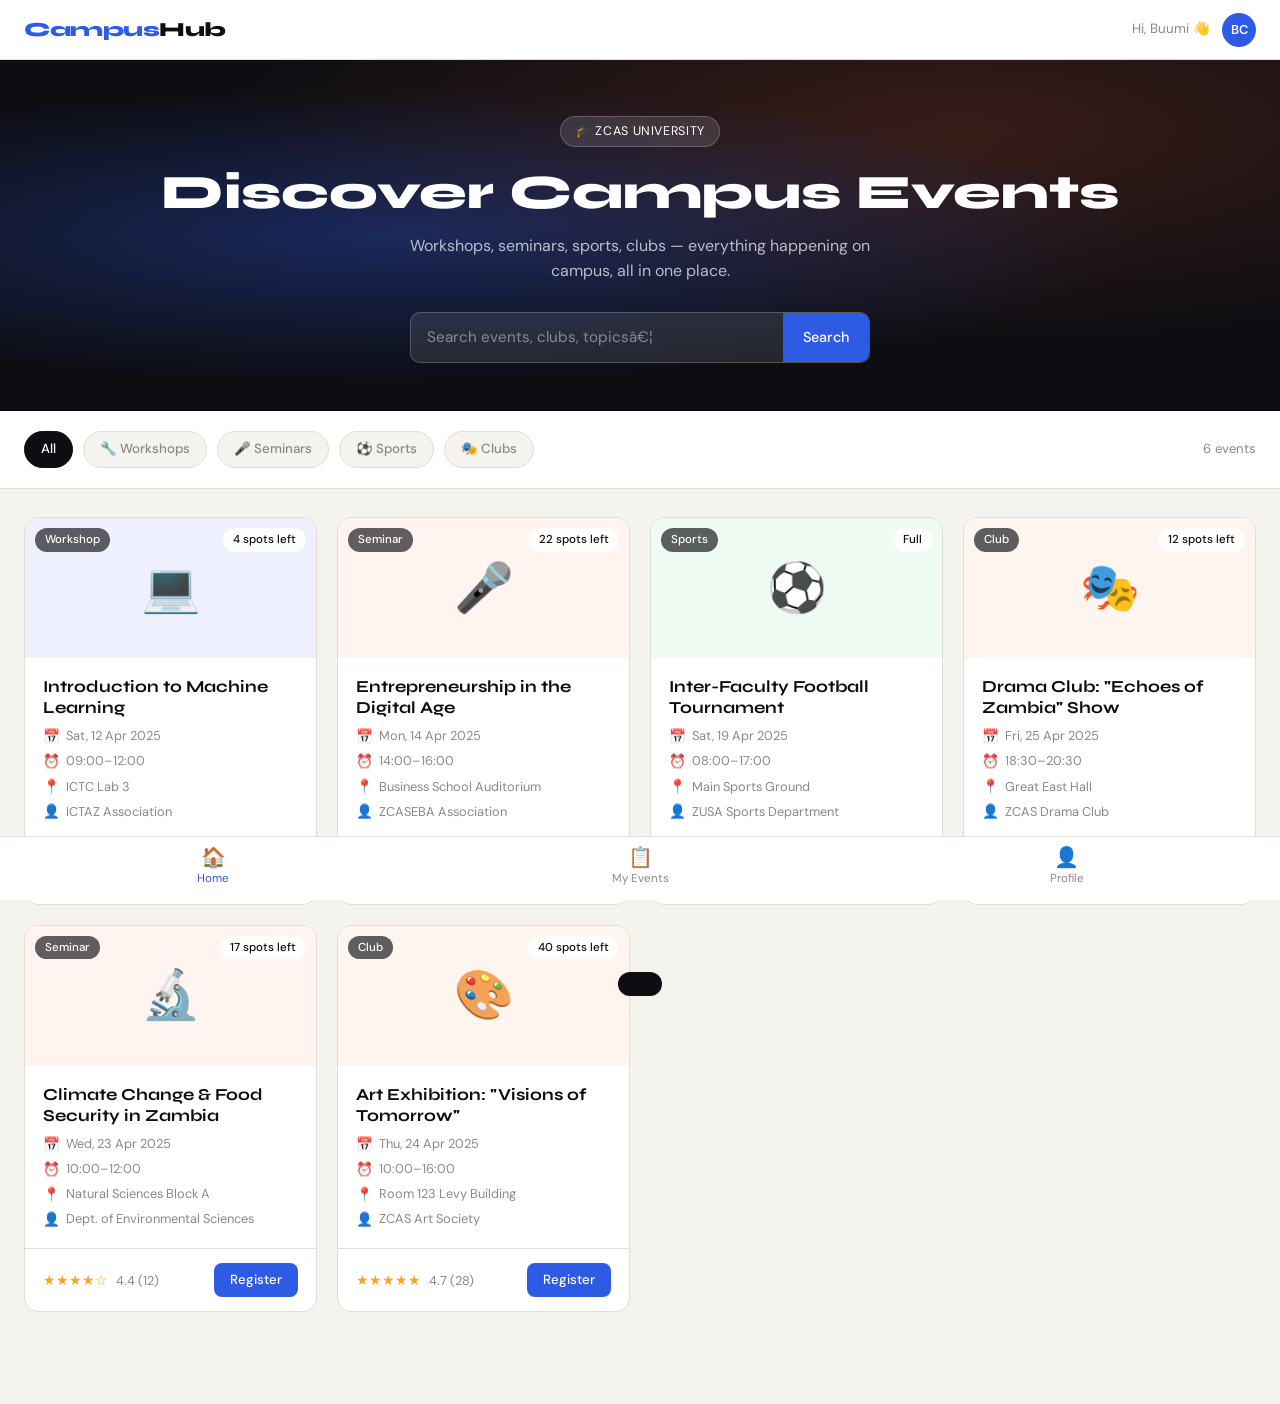
<file: campus_event_system.html>
<!DOCTYPE html>
<html lang="en">
<head>
<meta charset="UTF-8">
<meta name="viewport" content="width=device-width, initial-scale=1.0">
<title>CampusHub — Event Management System</title>
<link href="https://fonts.googleapis.com/css2?family=Syne:wght@400;600;700;800&family=DM+Sans:ital,wght@0,300;0,400;0,500;1,300&display=swap" rel="stylesheet">
<link rel="stylesheet" href="styles.css">
</head>
<body>

<!--  -->
<div class="screen active" id="screen-home">
  <nav>
    <div class="logo">Campus<span>Hub</span></div>
    <div class="nav-right">
      <span style="font-size:.84rem;color:var(--muted)">Hi, Buumi 👋</span>
      <div class="avatar" title="Profile">BC</div>
    </div>
  </nav>

  <div class="hero">
    <div class="hero-content">
      <div class="hero-tag">🎓 ZCAS UNIVERSITY </div>
      <h1>Discover Campus Events</h1>
      <p>Workshops, seminars, sports, clubs — everything happening on campus, all in one place.</p>
      <div class="hero-search">
        <input type="text" id="search-input" placeholder="Search events, clubs, topicsâ€¦" oninput="filterEvents()">
        <button onclick="filterEvents()">Search</button>
      </div>
    </div>
  </div>

  <div class="filters" id="filters">
    <button class="filter-btn active" onclick="setFilter('all', this)">All</button>
    <button class="filter-btn" onclick="setFilter('workshop', this)">🔧 Workshops</button>
    <button class="filter-btn" onclick="setFilter('seminar', this)">🎤 Seminars</button>
    <button class="filter-btn" onclick="setFilter('sports', this)">⚽ Sports</button>
    <button class="filter-btn" onclick="setFilter('club', this)">🎭 Clubs</button>
    <span class="filter-count" id="event-count"></span>
  </div>

  <div class="events-grid" id="events-grid"></div>

  <div class="bottom-nav">
    <button class="bnav-item active" onclick="goHome()">
      <span class="bnav-icon">🏠</span><span>Home</span>
    </button>
    <button class="bnav-item" onclick="goMyEvents()">
      <span class="bnav-icon">📋</span><span>My Events</span>
    </button>
    <button class="bnav-item" onclick="showToast('Profile feature coming soon!')">
      <span class="bnav-icon">👤</span><span>Profile</span>
    </button>
  </div>
</div>

<!--  -->
<div class="screen" id="screen-my">
  <nav>
    <div class="logo">Campus<span>Hub</span></div>
    <div class="nav-right">
      <div class="avatar">BC</div>
    </div>
  </nav>

  <div class="screen-header">
    <h2>My Events</h2>
    <p>Events you've registered for</p>
  </div>

  <div class="my-events-list" id="my-events-list">
    <div class="empty-state" id="my-empty">
      <div class="emoji">📭</div>
      <p>No registered events yet.<br>Browse events and sign up!</p>
      <button class="nav-btn" style="margin-top:16px" onclick="goHome()">Explore Events</button>
    </div>
  </div>

  <div class="bottom-nav">
    <button class="bnav-item" onclick="goHome()">
      <span class="bnav-icon">🏠</span><span>Home</span>
    </button>
    <button class="bnav-item active" onclick="goMyEvents()">
      <span class="bnav-icon">📋</span><span>My Events</span>
    </button>
    <button class="bnav-item" onclick="showToast('Profile feature coming soon!')">
      <span class="bnav-icon">👤</span><span>Profile</span>
    </button>
  </div>
</div>

<!-- -->
<div class="modal-overlay" id="modal-register">
  <div class="modal">
    <h2 id="reg-modal-title">Register for Event</h2>
    <p class="sub">Fill in your details to secure your spot</p>

    <div class="modal-event-summary">
      <div class="modal-event-emoji" id="reg-emoji"></div>
      <div class="modal-event-info">
        <h4 id="reg-event-name"></h4>
        <p id="reg-event-meta"></p>
      </div>
    </div>

    <div id="reg-form-area">
      <div class="form-row" id="row-name">
        <label for="reg-name">Full Name *</label>
        <input type="text" id="reg-name" placeholder="e.g. Thabo Mwila" oninput="clearErr('row-name')">
        <span class="form-error">Please enter your full name</span>
      </div>
      <div class="form-row" id="row-email">
        <label for="reg-email">Student Email *</label>
        <input type="email" id="reg-email" placeholder="e.g. t.mwanza@unza.zm" oninput="clearErr('row-email')">
        <span class="form-error">Please enter a valid email</span>
      </div>
      <div class="form-row">
        <label for="reg-program">Programme / Department</label>
        <select id="reg-program">
          <option value="">Select department</option>
          <option>Computer Science</option>
          <option>Business Administration</option>
          <option>Engineering</option>
          <option>Medicine</option>
          <option>Law</option>
          <option>Education</option>
          <option>Natural Sciences</option>
          <option>Social Sciences</option>
        </select>
      </div>
      <div class="form-row">
        <label for="reg-special">Special Requirements (optional)</label>
        <textarea id="reg-special" placeholder="e.g. wheelchair access, dietary needs…"></textarea>
        <span class="hint">We'll do our best to accommodate.</span>
      </div>

      <div class="modal-actions">
        <button class="btn-secondary" onclick="closeModal('modal-register')">Cancel</button>
        <button class="btn-primary" onclick="submitRegistration()">Confirm Registration</button>
      </div>
    </div>

    <div id="reg-success" style="display:none">
      <div class="success-card">
        <div class="success-icon">🎉</div>
        <h3>You're Registered!</h3>
        <p>Check your email for confirmation details. See you there!</p>
      </div>
      <button class="btn-primary" style="margin-top:20px;display:block;width:100%"
        onclick="closeModal('modal-register')">Done</button>
    </div>
  </div>
</div>

<!-- -->
<div class="modal-overlay" id="modal-feedback">
  <div class="modal">
    <h2 id="fb-modal-title">Rate &amp; Review</h2>
    <p class="sub">Your feedback helps improve future events</p>

    <div class="modal-event-summary">
      <div class="modal-event-emoji" id="fb-emoji"></div>
      <div class="modal-event-info">
        <h4 id="fb-event-name"></h4>
        <p id="fb-event-meta"></p>
      </div>
    </div>

    <div id="fb-form-area">
      <label style="font-size:.88rem;font-weight:500">Overall Rating *</label>
      <div class="star-picker" id="star-picker">
        <button onclick="setStar(1)">★</button>
        <button onclick="setStar(2)">★</button>
        <button onclick="setStar(3)">★</button>
        <button onclick="setStar(4)">★</button>
        <button onclick="setStar(5)">★</button>
      </div>
      <div class="star-label" id="star-label">Tap a star to rate</div>

      <div style="margin-top:18px;">
        <label style="font-size:.88rem;font-weight:500">What went well? (select all that apply)</label>
        <div class="tag-pills">
          <span class="tag-pill" onclick="toggleTag(this)">Well organised</span>
          <span class="tag-pill" onclick="toggleTag(this)">Informative</span>
          <span class="tag-pill" onclick="toggleTag(this)">Engaging speaker</span>
          <span class="tag-pill" onclick="toggleTag(this)">Good venue</span>
          <span class="tag-pill" onclick="toggleTag(this)">Good timing</span>
          <span class="tag-pill" onclick="toggleTag(this)">Networking opportunity</span>
        </div>
      </div>

      <div class="form-row" id="row-fb-text">
        <label for="fb-text">Written comments (optional)</label>
        <textarea id="fb-text" placeholder="Tell us what you think…"></textarea>
      </div>

      <div class="modal-actions">
        <button class="btn-secondary" onclick="closeModal('modal-feedback')">Cancel</button>
        <button class="btn-primary" onclick="submitFeedback()">Submit Feedback</button>
      </div>
    </div>

    <div id="fb-success" style="display:none">
      <div class="success-card">
        <div class="success-icon">🙏</div>
        <h3>Thanks for your feedback!</h3>
        <p>Your review helps us make future events even better.</p>
      </div>
      <button class="btn-primary" style="margin-top:20px;display:block;width:100%"
        onclick="closeModal('modal-feedback')">Done</button>
    </div>
  </div>
</div>

<!-- -->
<div id="toast"></div>

<script src="script.js"></script>
</body>
</html>
</file>
<file: styles.css>
/* ── TOKENS ─────────────────────────────────────────── */
  :root {
    --ink:    #0d0d12;
    --paper:  #f5f3ee;
    --muted:  #8a8880;
    --accent: #2d5be3;
    --accent2:#e35b2d;
    --green:  #22a06b;
    --yellow: #f5a623;
    --card:   #ffffff;
    --border: #e0ddd6;
    --radius: 14px;
    --shadow: 0 2px 18px rgba(13,13,18,.07);
  }

  /* ── RESET ──────────────────────────────────────────── */
  *, *::before, *::after { box-sizing: border-box; margin: 0; padding: 0; }
  html { font-size: 16px; }
  body {
    font-family: 'DM Sans', sans-serif;
    background: var(--paper);
    color: var(--ink);
    min-height: 100vh;
    line-height: 1.55;
  }
  img { display: block; max-width: 100%; }
  button, select, input, textarea { font: inherit; }
  button { cursor: pointer; border: none; background: none; }

  /* ── SCREENS ─────────────────────────────────────────── */
  .screen { display: none; min-height: 100vh; flex-direction: column; }
  .screen.active { display: flex; }

  /* ── NAV ─────────────────────────────────────────────── */
  nav {
    background: var(--card);
    border-bottom: 1.5px solid var(--border);
    padding: 0 24px;
    height: 60px;
    display: flex;
    align-items: center;
    justify-content: space-between;
    position: sticky; top: 0; z-index: 100;
  }
  .logo {
    font-family: 'Syne', sans-serif;
    font-weight: 800;
    font-size: 1.25rem;
    color: var(--accent);
    letter-spacing: -0.5px;
  }
  .logo span { color: var(--ink); }
  nav .nav-right {
    display: flex; align-items: center; gap: 12px;
  }
  .avatar {
    width: 34px; height: 34px; border-radius: 50%;
    background: var(--accent);
    color: #fff; font-size: .8rem; font-weight: 600;
    display: flex; align-items: center; justify-content: center;
    cursor: pointer;
  }
  .nav-btn {
    background: var(--accent);
    color: #fff; border-radius: 8px;
    padding: 7px 16px; font-size: .85rem; font-weight: 500;
    transition: opacity .2s;
  }
  .nav-btn:hover { opacity: .85; }

  /* ── TOAST ───────────────────────────────────────────── */
  #toast {
    position: fixed; bottom: 24px; left: 50%; transform: translateX(-50%) translateY(120px);
    background: var(--ink); color: #fff;
    padding: 12px 22px; border-radius: 30px;
    font-size: .88rem; font-weight: 500;
    transition: transform .35s cubic-bezier(.34,1.56,.64,1);
    z-index: 999; white-space: nowrap;
  }
  #toast.show { transform: translateX(-50%) translateY(0); }

  /* ── MODAL OVERLAY ───────────────────────────────────── */
  .modal-overlay {
    display: none; position: fixed; inset: 0;
    background: rgba(13,13,18,.45); backdrop-filter: blur(3px);
    z-index: 200; align-items: center; justify-content: center; padding: 16px;
  }
  .modal-overlay.open { display: flex; }
  .modal {
    background: var(--card); border-radius: var(--radius);
    padding: 32px; max-width: 500px; width: 100%;
    box-shadow: 0 20px 60px rgba(13,13,18,.18);;
    animation: popIn .25s ease;
    max-height: 90vh; overflow-y: auto;
  }
  @keyframes popIn {
    from { transform: scale(.93); opacity: 0; }
    to   { transform: scale(1);   opacity: 1; }
  }

  /* ── HERO ────────────────────────────────────────────── */
  .hero {
    background: var(--ink);
    color: #fff;
    padding: 56px 24px 48px;
    text-align: center;
    position: relative;
    overflow: hidden;
  }
  .hero::before {
    content: '';
    position: absolute; inset: 0;
    background: radial-gradient(ellipse at 30% 50%, rgba(45,91,227,.35) 0%, transparent 60%),
                radial-gradient(ellipse at 75% 20%, rgba(227,91,45,.2) 0%, transparent 55%);
  }
  .hero-content { position: relative; }
  .hero-tag {
    display: inline-block;
    background: rgba(255,255,255,.12);
    border: 1px solid rgba(255,255,255,.2);
    border-radius: 30px;
    padding: 5px 14px; font-size: .78rem; letter-spacing: .05em;
    text-transform: uppercase; margin-bottom: 20px;
  }
  .hero h1 {
    font-family: 'Syne', sans-serif;
    font-size: clamp(2rem, 5vw, 3rem);
    font-weight: 800; line-height: 1.1;
    margin-bottom: 14px;
  }
  .hero p { color: rgba(255,255,255,.7); font-size: 1rem; max-width: 460px; margin: 0 auto 28px; }
  .hero-search {
    display: flex; max-width: 460px; margin: 0 auto;
    background: rgba(255,255,255,.1);
    border: 1.5px solid rgba(255,255,255,.2);
    border-radius: 10px; overflow: hidden;
  }
  .hero-search input {
    flex: 1; background: none; border: none; outline: none;
    color: #fff; padding: 13px 16px; font-size: .95rem;
  }
  .hero-search input::placeholder { color: rgba(255,255,255,.45); }
  .hero-search button {
    background: var(--accent); color: #fff;
    padding: 0 20px; font-size: .9rem; font-weight: 500;
    transition: background .2s;
  }
  .hero-search button:hover { background: #1e4acf; }

  /* ── FILTERS ─────────────────────────────────────────── */
  .filters {
    padding: 20px 24px;
    display: flex; gap: 10px; flex-wrap: wrap; align-items: center;
    border-bottom: 1.5px solid var(--border);
    background: var(--card);
  }
  .filter-btn {
    padding: 7px 16px; border-radius: 30px; font-size: .83rem; font-weight: 500;
    border: 1.5px solid var(--border);
    background: var(--paper); color: var(--muted);
    transition: all .18s;
  }
  .filter-btn.active, .filter-btn:hover {
    background: var(--ink); color: #fff; border-color: var(--ink);
  }
  .filter-count {
    margin-left: auto;
    font-size: .82rem; color: var(--muted);
  }

  /* ── EVENT GRID ──────────────────────────────────────── */
  .events-grid {
    display: grid;
    grid-template-columns: repeat(auto-fill, minmax(290px, 1fr));
    gap: 20px; padding: 28px 24px;
    flex: 1;
  }

  /* ── EVENT CARD ──────────────────────────────────────── */
  .event-card {
    background: var(--card);
    border-radius: var(--radius);
    border: 1.5px solid var(--border);
    overflow: hidden;
    cursor: pointer;
    transition: transform .2s, box-shadow .2s;
    display: flex; flex-direction: column;
  }
  .event-card:hover {
    transform: translateY(-3px);
    box-shadow: 0 8px 30px rgba(13,13,18,.12);
  }
  .card-thumb {
    height: 140px;
    display: flex; align-items: center; justify-content: center;
    font-size: 3rem; position: relative;
  }
  .card-thumb .card-tag {
    position: absolute; top: 10px; left: 10px;
    background: rgba(13,13,18,.65);
    color: #fff; border-radius: 20px;
    padding: 3px 10px; font-size: .72rem; font-weight: 500;
  }
  .card-thumb .card-seats {
    position: absolute; top: 10px; right: 10px;
    background: rgba(255,255,255,.9);
    border-radius: 20px; padding: 3px 10px;
    font-size: .72rem; color: var(--ink); font-weight: 500;
  }
  .card-body { padding: 18px; flex: 1; display: flex; flex-direction: column; gap: 8px; }
  .card-body h3 {
    font-family: 'Syne', sans-serif; font-size: 1.05rem; font-weight: 700;
    line-height: 1.25;
  }
  .card-meta { display: flex; flex-direction: column; gap: 4px; }
  .card-meta span {
    font-size: .8rem; color: var(--muted);
    display: flex; align-items: center; gap: 6px;
  }
  .card-meta .ico { font-size: .85rem; }
  .card-footer {
    padding: 14px 18px;
    border-top: 1px solid var(--border);
    display: flex; align-items: center; justify-content: space-between;
  }
  .card-stars { color: var(--yellow); font-size: .85rem; }
  .card-rating-label { font-size: .8rem; color: var(--muted); margin-left: 4px; }
  .register-btn {
    background: var(--accent); color: #fff;
    border-radius: 8px; padding: 7px 16px;
    font-size: .83rem; font-weight: 500;
    transition: opacity .2s;
  }
  .register-btn:hover { opacity: .85; }
  .register-btn.registered {
    background: var(--green); cursor: default;
  }
  .register-btn.full {
    background: var(--border); color: var(--muted); cursor: not-allowed;
  }

  /* ── REGISTRATION MODAL ──────────────────────────────── */
  .modal h2 {
    font-family: 'Syne', sans-serif; font-size: 1.35rem; font-weight: 700;
    margin-bottom: 4px;
  }
  .modal .sub { font-size: .85rem; color: var(--muted); margin-bottom: 24px; }
  .form-row { display: flex; flex-direction: column; gap: 6px; margin-bottom: 16px; }
  .form-row label { font-size: .82rem; font-weight: 500; }
  .form-row input, .form-row select, .form-row textarea {
    border: 1.5px solid var(--border); border-radius: 9px;
    padding: 10px 14px; font-size: .9rem; outline: none;
    transition: border-color .18s;
    background: var(--paper);
  }
  .form-row input:focus, .form-row select:focus, .form-row textarea:focus {
    border-color: var(--accent);
  }
  .form-row textarea { resize: vertical; min-height: 80px; }
  .form-row .hint { font-size: .76rem; color: var(--muted); }
  .form-error { font-size: .78rem; color: #d94f4f; display: none; }
  .form-row.has-error .form-row input,
  .form-row.has-error input { border-color: #d94f4f; }
  .form-row.has-error .form-error { display: block; }

  .modal-event-summary {
    background: var(--paper); border-radius: 10px;
    padding: 14px; margin-bottom: 20px;
    display: flex; gap: 14px; align-items: center;
  }
  .modal-event-emoji { font-size: 2.2rem; }
  .modal-event-info h4 { font-size: .95rem; font-weight: 600; }
  .modal-event-info p { font-size: .8rem; color: var(--muted); margin-top: 2px; }

  .modal-actions { display: flex; gap: 10px; margin-top: 22px; }
  .btn-primary {
    flex: 1; background: var(--accent); color: #fff;
    border-radius: 10px; padding: 12px; font-weight: 600; font-size: .93rem;
    transition: opacity .2s;
  }
  .btn-primary:hover { opacity: .85; }
  .btn-secondary {
    flex: 1; background: var(--paper); color: var(--ink);
    border: 1.5px solid var(--border);
    border-radius: 10px; padding: 12px; font-weight: 500; font-size: .93rem;
    transition: background .2s;
  }
  .btn-secondary:hover { background: var(--border); }

  /* ── MY EVENTS SCREEN ────────────────────────────────── */
  .screen-header {
    padding: 28px 24px 10px;
    border-bottom: 1.5px solid var(--border);
    background: var(--card);
  }
  .screen-header h2 {
    font-family: 'Syne', sans-serif; font-size: 1.5rem; font-weight: 700;
  }
  .screen-header p { font-size: .85rem; color: var(--muted); margin-top: 4px; }

  .my-events-list { padding: 24px; display: flex; flex-direction: column; gap: 14px; flex: 1; }
  .my-event-row {
    background: var(--card); border-radius: var(--radius);
    border: 1.5px solid var(--border);
    padding: 18px; display: flex; align-items: center; gap: 16px;
  }
  .my-event-emoji { font-size: 2rem; }
  .my-event-info { flex: 1; }
  .my-event-info h4 { font-size: .97rem; font-weight: 600; }
  .my-event-info p { font-size: .8rem; color: var(--muted); margin-top: 2px; }
  .my-event-actions { display: flex; gap: 10px; align-items: center; }
  .feedback-btn {
    background: var(--paper); border: 1.5px solid var(--border);
    border-radius: 8px; padding: 7px 14px; font-size: .82rem; font-weight: 500;
    color: var(--ink); transition: all .18s;
  }
  .feedback-btn:hover { background: var(--ink); color: #fff; border-color: var(--ink); }
  .feedback-btn.done {
    background: #e8f7f0; color: var(--green); border-color: #b6e5d0; cursor: default;
  }
  .event-status {
    display: inline-block; padding: 4px 10px; border-radius: 20px;
    font-size: .73rem; font-weight: 500;
  }
  .status-upcoming { background: #eef1fd; color: var(--accent); }
  .status-attended { background: #e8f7f0; color: var(--green); }

  /* ── FEEDBACK MODAL (STARS) ──────────────────────────── */
  .star-picker {
    display: flex; gap: 8px; margin: 12px 0 4px;
  }
  .star-picker button {
    font-size: 2rem; color: #d0cfc9; transition: color .12s, transform .12s;
    line-height: 1;
  }
  .star-picker button:hover,
  .star-picker button.lit { color: var(--yellow); transform: scale(1.1); }
  .star-label { font-size: .8rem; color: var(--muted); min-height: 18px; }

  .tag-pills { display: flex; flex-wrap: wrap; gap: 8px; margin: 10px 0 16px; }
  .tag-pill {
    border: 1.5px solid var(--border); border-radius: 20px;
    padding: 6px 14px; font-size: .8rem; color: var(--muted);
    transition: all .15s; cursor: pointer;
  }
  .tag-pill.selected { background: var(--accent); color: #fff; border-color: var(--accent); }

  /* ── SUCCESS STATE ───────────────────────────────────── */
  .success-card {
    text-align: center; padding: 20px 0 8px;
  }
  .success-icon {
    font-size: 3.5rem; margin-bottom: 14px; animation: bounce .5s ease;
  }
  @keyframes bounce {
    0%,100%{ transform: scale(1); }
    50%{ transform: scale(1.2); }
  }
  .success-card h3 {
    font-family: 'Syne', sans-serif; font-size: 1.25rem; font-weight: 700;
    margin-bottom: 8px;
  }
  .success-card p { font-size: .88rem; color: var(--muted); }

  /* ── EMPTY STATE ─────────────────────────────────────── */
  .empty-state {
    flex: 1; display: flex; flex-direction: column;
    align-items: center; justify-content: center;
    text-align: center; padding: 48px 24px; color: var(--muted);
  }
  .empty-state .emoji { font-size: 3rem; margin-bottom: 16px; }
  .empty-state p { font-size: .9rem; }

  /* ── BOTTOM NAV ──────────────────────────────────────── */
  .bottom-nav {
    display: flex;
    background: var(--card);
    border-top: 1.5px solid var(--border);
    position: sticky; bottom: 0;
  }
  .bnav-item {
    flex: 1; display: flex; flex-direction: column;
    align-items: center; gap: 3px;
    padding: 10px 0 12px;
    font-size: .72rem; color: var(--muted);
    transition: color .15s;
    border: none; background: none; cursor: pointer;
  }
  .bnav-item.active { color: var(--accent); }
  .bnav-icon { font-size: 1.25rem; line-height: 1; }

  /* ── RESPONSIVE ──────────────────────────────────────── */
  @media (max-width: 600px) {
    .events-grid { grid-template-columns: 1fr; padding: 16px; }
    .hero { padding: 36px 16px 32px; }
    .filters { padding: 14px 16px; }
    .my-events-list { padding: 16px; }
  }
</file>
